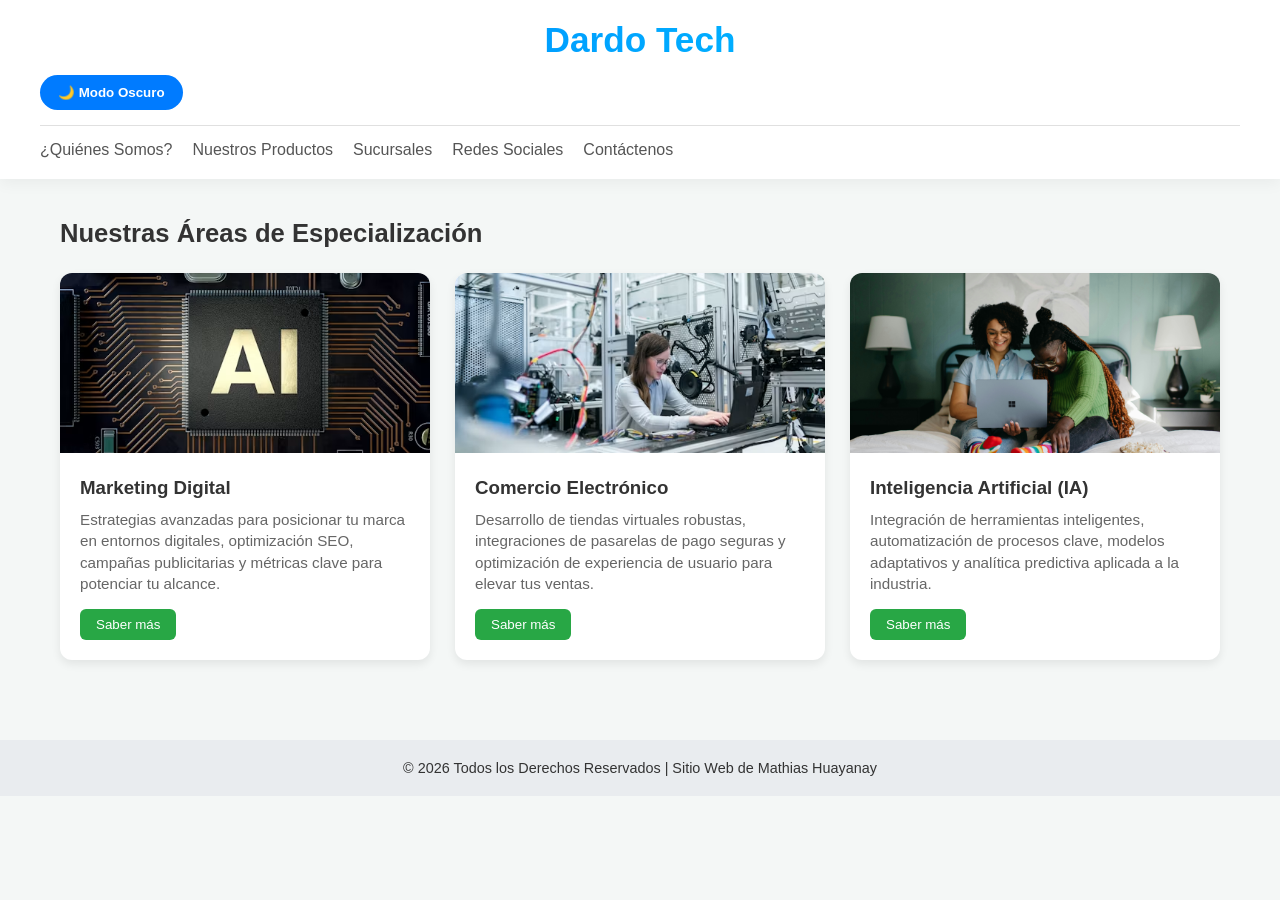
<file: index.html>
<!DOCTYPE html>
<html lang="es">
<head>
    <meta charset="UTF-8">
    <meta name="viewport" content="width=device-width, initial-scale=1.0">
    <title>Dardo Tech - Compra Seguro</title>
    <!-- Vinculación del archivo CSS externo -->
    <link rel="stylesheet" href="estilos.css">
</head>
<body>

    <!-- ENCABEZADO -->
    <header class="header">
        <div class="header-container">
            <!-- Título principal con animación y efecto interactivo -->
            <h1 class="titulo-animado">
                <span id="texto-escrito"></span><span class="cursor"></span>
            </h1>

            <!-- Botón interactivo para cambio de tema -->
            <button id="btn-theme" class="btn-theme">🌙 Modo Oscuro</button>
        </div>
        
        <hr class="divider">
        <nav class="nav">
            <ul class="nav-list">
                <li><a href="quienes.html">¿Quiénes Somos?</a></li>
                <li><a href="productos.html">Nuestros Productos</a></li>
                <li><a href="https://listado.mercadolibre.com.pe/">Sucursales</a></li>
                <li><a href="https://www.facebook.com/">Redes Sociales</a></li>
                <li><a href="https://www.senati.edu.pe/">Contáctenos</a></li>
            </ul>
        </nav>
    </header>

    <!-- CONTENIDO PRINCIPAL -->
    <main class="main-container">
        <section id="productos" class="services-section">
            <h2 class="section-title">Nuestras Áreas de Especialización</h2>

            <div class="cards-grid">
                <!-- Tarjeta 1 -->
                <article class="card">
                    <div class="card-img-container">
                        <img src="fotos/imagen1.avif" alt="Marketing Digital" class="card-img" onerror="this.src='https://images.unsplash.com/photo-1460925895917-afdab827c52f?w=500'">
                    </div>
                    <div class="card-content">
                        <h3>Marketing Digital</h3>
                        <p>Estrategias avanzadas para posicionar tu marca en entornos digitales, optimización SEO, campañas publicitarias y métricas clave para potenciar tu alcance.</p>
                        <button class="btn-card">Saber más</button>
                    </div>
                </article>

                <!-- Tarjeta 2 -->
                <article class="card">
                    <div class="card-img-container">
                        <img src="fotos/imagen2.avif" alt="Comercio Electrónico" class="card-img" onerror="this.src='https://images.unsplash.com/photo-1556742049-0a67568d0d9f?w=500'">
                    </div>
                    <div class="card-content">
                        <h3>Comercio Electrónico</h3>
                        <p>Desarrollo de tiendas virtuales robustas, integraciones de pasarelas de pago seguras y optimización de experiencia de usuario para elevar tus ventas.</p>
                        <button class="btn-card">Saber más</button>
                    </div>
                </article>

                <!-- Tarjeta 3 -->
                <article class="card">
                    <div class="card-img-container">
                        <img src="fotos/imagne5.jpg" alt="Inteligencia Artificial" class="card-img" onerror="this.src='https://images.unsplash.com/photo-1677442136019-21780efad99a?w=500'">
                    </div>
                    <div class="card-content">
                        <h3>Inteligencia Artificial (IA)</h3>
                        <p>Integración de herramientas inteligentes, automatización de procesos clave, modelos adaptativos y analítica predictiva aplicada a la industria.</p>
                        <button class="btn-card">Saber más</button>
                    </div>
                </article>
            </div>
        </section>
    </main>

    <!-- PIE DE PÁGINA -->
    <footer class="footer">
        <p>&copy; 2026 Todos los Derechos Reservados | Sitio Web de Mathias Huayanay</p>
    </footer>

    <!-- Vinculación del archivo JavaScript -->
    <script src="dinamica1.js"></script>
</body>
</html>
</file>
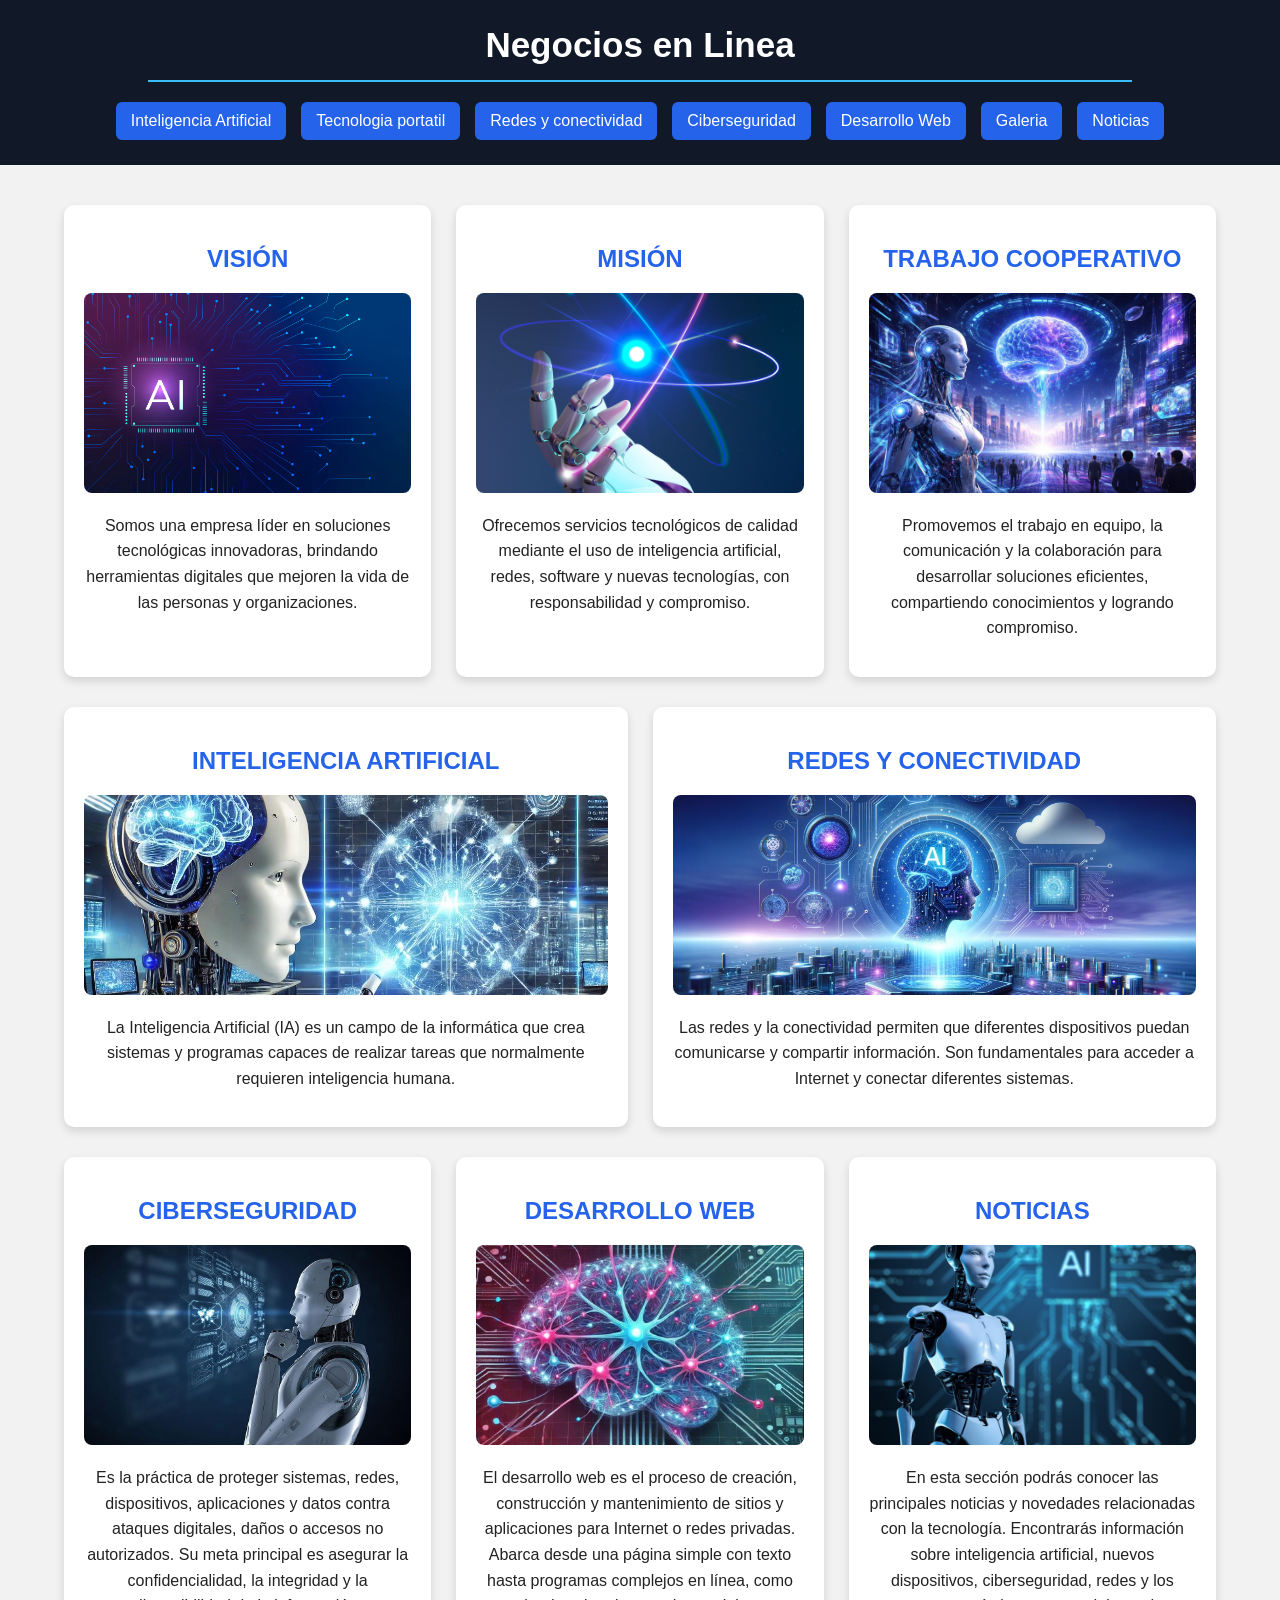
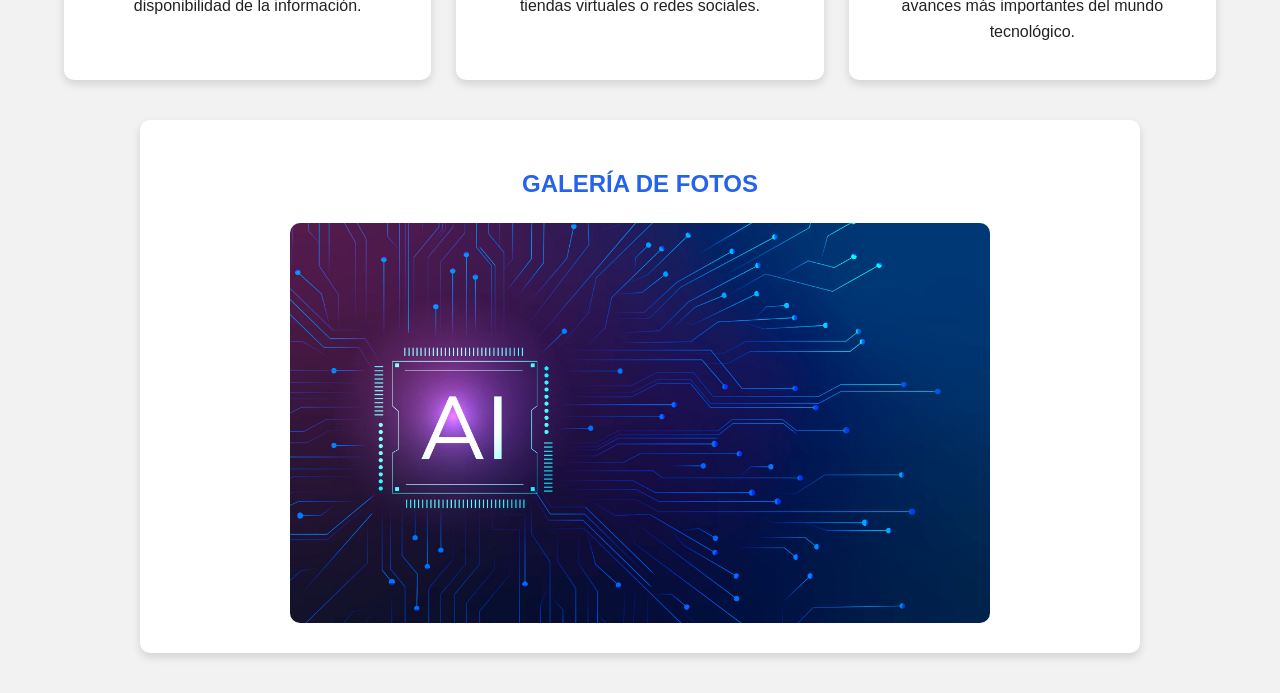
<file: quienes.html>
<!DOCTYPE html>
<html lang="es">

<head>

    <meta charset="UTF-8">

    <meta name="viewport" content="width=device-width, initial-scale=1.0">

    <title>Quienes Somos</title>

    <link rel="stylesheet" href="estilo1.css">

</head>

<body>

    <header>

        <h1>Negocios en Linea</h1>

        <hr>

        <nav>

            <ul>
                <li>Inteligencia Artificial</li>
                <li>Tecnologia portatil</li>
                <li>Redes y conectividad</li>
                <li>Ciberseguridad</li>
                <li>Desarrollo Web</li>
                <li>Galeria</li>
                <li>Noticias</li>
            </ul>

        </nav>

    </header>


    <section class="padre">

        <div class="hijo1">

            <div class="nieto">

                <h2>VISIÓN</h2>

                <img src="presentacion/imagen 1.jpg" alt="Visión">

                <p>
                    Somos una empresa líder en soluciones tecnológicas
                    innovadoras, brindando herramientas digitales que
                    mejoren la vida de las personas y organizaciones.
                </p>

            </div>


            <div class="nieto1">

                <h2>MISIÓN</h2>

                <img src="presentacion/imagen 2.jpg" alt="Misión">

                <p>
                    Ofrecemos servicios tecnológicos de calidad mediante
                    el uso de inteligencia artificial, redes, software y
                    nuevas tecnologías, con responsabilidad y compromiso.
                </p>

            </div>


            <div class="nieto">

                <h2>TRABAJO COOPERATIVO</h2>

                <img src="presentacion/imagen 3.jpg" alt="Trabajo cooperativo">

                <p>
                    Promovemos el trabajo en equipo, la comunicación y la
                    colaboración para desarrollar soluciones eficientes,
                    compartiendo conocimientos y logrando compromiso.
                </p>

            </div>

        </div>


        <div class="hijo2">

            <div class="nieto2">

                <h2>INTELIGENCIA ARTIFICIAL</h2>

                <img src="presentacion/imagen 4.jpg" alt="Inteligencia Artificial">

                <p>
                    La Inteligencia Artificial (IA) es un campo de la informática
                    que crea sistemas y programas capaces de realizar tareas que
                    normalmente requieren inteligencia humana.
                </p>

            </div>


            <div class="nieto2">

                <h2>REDES Y CONECTIVIDAD</h2>

                <img src="presentacion/imagen 5.jpg" alt="Redes y conectividad">

                <p>
                    Las redes y la conectividad permiten que diferentes dispositivos
                    puedan comunicarse y compartir información. Son fundamentales
                    para acceder a Internet y conectar diferentes sistemas.
                </p>

            </div>

        </div>


        <div class="hijo3">

            <div class="nieto3">

                <h2>CIBERSEGURIDAD</h2>

                <img src="presentacion/imagen 6.jpg" alt="Ciberseguridad">

                <p>
                    Es la práctica de proteger sistemas, redes, dispositivos,
                    aplicaciones y datos contra ataques digitales, daños o accesos
                    no autorizados. Su meta principal es asegurar la confidencialidad,
                    la integridad y la disponibilidad de la información.
                </p>

            </div>


            <div class="nieto3">

                <h2>DESARROLLO WEB</h2>

                <img src="presentacion/imagen 7.jpg" alt="Desarrollo Web">

                <p>
                    El desarrollo web es el proceso de creación, construcción y
                    mantenimiento de sitios y aplicaciones para Internet o redes
                    privadas. Abarca desde una página simple con texto hasta
                    programas complejos en línea, como tiendas virtuales o redes sociales.
                </p>

            </div>


            <div class="nieto3">

                <h2>NOTICIAS</h2>

                <img src="presentacion/imagen 8.jpg" alt="Noticias">

                <p>
                    En esta sección podrás conocer las principales noticias y
                    novedades relacionadas con la tecnología. Encontrarás
                    información sobre inteligencia artificial, nuevos dispositivos,
                    ciberseguridad, redes y los avances más importantes del mundo
                    tecnológico.
                </p>

            </div>

        </div>

    </section>


    <div class="hijo4">

        <h2>GALERÍA DE FOTOS</h2>

        <img src="presentacion/imagen 1.jpg" alt="">

        <img src="presentacion/imagen 2.jpg" alt="">

        <img src="presentacion/imagen 3.jpg" alt="">

        <img src="presentacion/imagen 4.jpg" alt="">

        <img src="presentacion/imagen 5.jpg" alt="">

        <img src="presentacion/imagen 6.jpg" alt="">

        <img src="presentacion/imagen 7.jpg" alt="">

        <img src="presentacion/imagen 8.jpg" alt="">

        <img src="presentacion/imagen 9.jpg" alt="">

        <img src="presentacion/imagen 10.jpg" alt="">

    </div>


    <script src="dinamica2.js"></script>

</body>

</html>
</file>
<file: estilos.css>
/* ==========================================
   RESET BÁSICO Y ESTILOS GENERALES
========================================== */

* {
    margin: 0;
    padding: 0;
    box-sizing: border-box;
}

body {
    font-family: 'Segoe UI', Tahoma, Geneva, Verdana, sans-serif;
    background-color: #f4f7f6;
    color: #333;
    transition: background-color 0.4s ease, color 0.4s ease;
}


/* ==========================================
   MODO OSCURO
========================================== */

body.dark-mode {
    background-color: #121212;
    color: #e0e0e0;
}


/* ==========================================
   ENCABEZADO
========================================== */

.header {
    background: #ffffff;
    padding: 20px 40px;
    box-shadow: 0 4px 15px rgba(0, 0, 0, 0.05);
    transition: background 0.4s ease;
}

body.dark-mode .header {
    background: #1e1e1e;
}

.header-container {
    display: flex;
    justify-content: space-between;
    align-items: center;
    flex-wrap: wrap;
    gap: 15px;
}


/* ==========================================
   TÍTULO PRINCIPAL - DARDO TECH
========================================== */

.titulo-animado {
    font-size: 2.2rem;
    font-weight: 800;
    display: inline-block;

    /* Degradado */
    background: linear-gradient(
        270deg,
        #007bff,
        #6f42c1,
        #00d2ff,
        #007bff
    );

    background-size: 300% 300%;

    /* IMPORTANTE:
       El degradado SOLO se muestra dentro de las letras */
    -webkit-background-clip: text;
    background-clip: text;

    -webkit-text-fill-color: transparent;

    animation:
        movimientoGradiente 6s ease infinite,
        floatTitle 3s ease-in-out infinite;

    transition: transform 0.3s ease;

    width: 100%;
    text-align: center;
}

.titulo-animado:hover {
    transform: scale(1.03);
}


/* ==========================================
   CURSOR DE ESCRITURA
========================================== */

.cursor {
    font-weight: bold;

    color: #007bff;

    /* Evita que el cursor tome el degradado */
    -webkit-text-fill-color: #007bff;

    animation: parpadeoCursor 0.8s infinite;
}

body.dark-mode .cursor {
    color: #00d2ff;
    -webkit-text-fill-color: #00d2ff;
}


/* ==========================================
   ANIMACIÓN DEL TÍTULO
========================================== */

@keyframes floatTitle {

    0%, 100% {
        transform: translateY(0);
    }

    50% {
        transform: translateY(-6px);
    }
}


/* ==========================================
   ANIMACIÓN DEL DEGRADADO
========================================== */

@keyframes movimientoGradiente {

    0% {
        background-position: 0% 50%;
    }

    50% {
        background-position: 100% 50%;
    }

    100% {
        background-position: 0% 50%;
    }
}


/* ==========================================
   ANIMACIÓN DEL CURSOR
========================================== */

@keyframes parpadeoCursor {

    0%, 100% {
        opacity: 1;
    }

    50% {
        opacity: 0;
    }
}


/* ==========================================
   BOTÓN DE TEMA
========================================== */

.btn-theme {
    padding: 10px 18px;
    border: none;
    border-radius: 25px;

    background-color: #007bff;
    color: white;

    font-weight: 600;
    cursor: pointer;

    transition:
        background-color 0.3s,
        transform 0.2s;
}

.btn-theme:hover {
    background-color: #0056b3;
    transform: scale(1.05);
}


/* ==========================================
   NAVEGACIÓN
========================================== */

.divider {
    margin: 15px 0;
    border: 0;
    height: 1px;
    background: #e0e0e0;
}

body.dark-mode .divider {
    background: #333;
}

.nav-list {
    display: flex;
    list-style: none;
    gap: 20px;
}

.nav-list a {
    text-decoration: none;
    color: #555;
    font-weight: 500;
    transition: color 0.3s;
}

body.dark-mode .nav-list a {
    color: #aaa;
}

.nav-list a:hover {
    color: #007bff;
}


/* ==========================================
   CONTENIDO PRINCIPAL
========================================== */

.main-container {
    padding: 40px 20px;
    max-width: 1200px;
    margin: 0 auto;
}

.section-title {
    margin-bottom: 25px;
    font-size: 1.6rem;
}


/* ==========================================
   TARJETAS
========================================== */

.cards-grid {
    display: grid;
    grid-template-columns: repeat(auto-fit, minmax(280px, 1fr));
    gap: 25px;
}

.card {
    background: white;
    border-radius: 12px;
    overflow: hidden;

    box-shadow: 0 4px 10px rgba(0, 0, 0, 0.08);

    transition:
        transform 0.3s,
        box-shadow 0.3s,
        background-color 0.4s;
}

body.dark-mode .card {
    background: #1e1e1e;
}

.card:hover {
    transform: translateY(-5px);

    box-shadow:
        0 8px 20px rgba(0, 0, 0, 0.15);
}

.card-img {
    width: 100%;
    height: 180px;
    object-fit: cover;
}

.card-content {
    padding: 20px;
}

.card-content h3 {
    margin-bottom: 10px;
}

.card-content p {
    font-size: 0.95rem;
    color: #666;
    margin-bottom: 15px;
    line-height: 1.4;
}

body.dark-mode .card-content p {
    color: #bbb;
}


/* ==========================================
   BOTÓN DE TARJETA
========================================== */

.btn-card {
    padding: 8px 16px;
    border: none;
    border-radius: 6px;

    background-color: #28a745;
    color: white;

    cursor: pointer;

    transition: background 0.3s;
}

.btn-card:hover {
    background-color: #218838;
}


/* ==========================================
   FOOTER
========================================== */

.footer {
    text-align: center;
    padding: 20px;
    margin-top: 40px;

    background: #e9ecef;

    font-size: 0.9rem;
}

body.dark-mode .footer {
    background: #181818;
    color: #888;
}
</file>
<file: estilo1.css>
* {
    box-sizing: border-box;
}

body {
    margin: 0;
    font-family: Arial, sans-serif;
    background-color: #f2f2f2;
    color: #222;
}

/* ENCABEZADO */

header {
    background-color: #111827;
    color: white;
    text-align: center;
    padding: 25px;
}

header h1 {
    margin: 0 0 15px;
    font-size: 35px;
}

header hr {
    border: none;
    border-top: 2px solid #38bdf8;
    width: 80%;
}

/* MENÚ */

nav ul {
    list-style: none;
    padding: 0;
    margin: 20px 0 0;
    display: flex;
    justify-content: center;
    gap: 15px;
    flex-wrap: wrap;
}

nav li {
    background-color: #2563eb;
    color: white;
    padding: 10px 15px;
    border-radius: 6px;
    cursor: pointer;
}

nav li:hover {
    background-color: #38bdf8;
}

/* CONTENEDOR PRINCIPAL */

.padre {
    width: 90%;
    max-width: 1200px;
    margin: 40px auto;
}

/* PRIMERA SECCIÓN */

.hijo1 {
    display: flex;
    gap: 25px;
    margin-bottom: 30px;
}

.nieto,
.nieto1 {
    background-color: white;
    padding: 20px;
    border-radius: 10px;
    box-shadow: 0 4px 10px #0002;
    flex: 1;
    text-align: center;
}

.nieto h2,
.nieto1 h2,
.nieto2 h2,
.nieto3 h2 {
    color: #2563eb;
}

.nieto img,
.nieto1 img,
.nieto2 img,
.nieto3 img {
    width: 100%;
    height: 200px;
    object-fit: cover;
    border-radius: 8px;
}

.nieto p,
.nieto1 p,
.nieto2 p,
.nieto3 p {
    line-height: 1.6;
}

/* SEGUNDA SECCIÓN */

.hijo2 {
    display: flex;
    gap: 25px;
    margin-bottom: 30px;
}

.nieto2 {
    background-color: white;
    padding: 20px;
    border-radius: 10px;
    box-shadow: 0 4px 10px #0002;
    flex: 1;
    text-align: center;
}

/* TERCERA SECCIÓN */

.hijo3 {
    display: flex;
    gap: 25px;
    margin-bottom: 40px;
}

.nieto3 {
    background-color: white;
    padding: 20px;
    border-radius: 10px;
    box-shadow: 0 4px 10px #0002;
    flex: 1;
    text-align: center;
}

/* GALERÍA */

.hijo4 {
    width: 90%;
    max-width: 1000px;
    margin: 40px auto;
    background-color: white;
    padding: 30px;
    border-radius: 10px;
    box-shadow: 0 4px 10px #0002;
    text-align: center;
}

.hijo4 h2 {
    color: #2563eb;
    margin-bottom: 25px;
}

/* IMÁGENES DE LA GALERÍA */

.hijo4 img {
    width: 700px;
    max-width: 100%;
    height: 400px;
    object-fit: cover;
    border-radius: 10px;
    margin: 0 auto;
}

/* ADAPTACIÓN PARA CELULAR */

@media (max-width: 768px) {

    .hijo1,
    .hijo2,
    .hijo3 {
        flex-direction: column;
    }

    nav ul {
        flex-direction: column;
        align-items: center;
    }

    nav li {
        width: 80%;
        text-align: center;
    }

    .hijo4 {
        width: 95%;
        padding: 20px;
    }

    .hijo4 img {
        width: 100%;
        height: 300px;
    }
}
</file>
